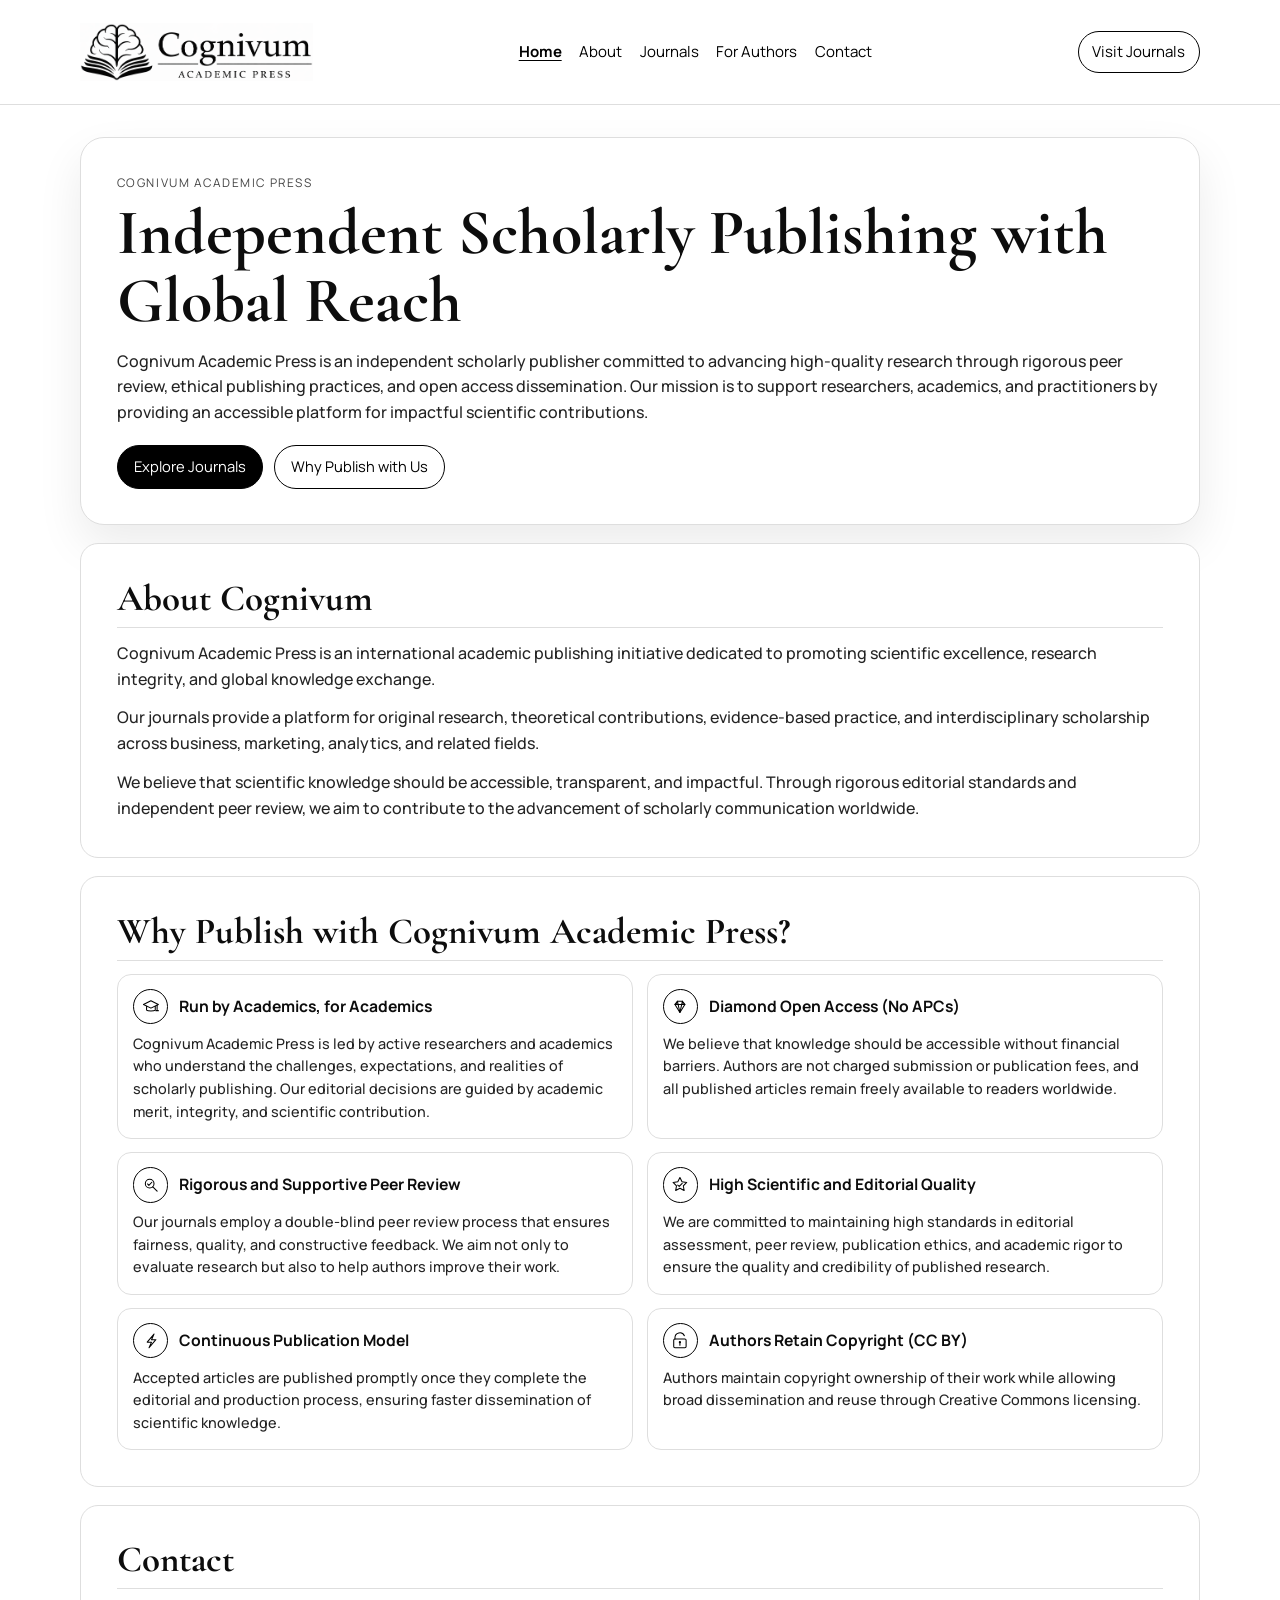
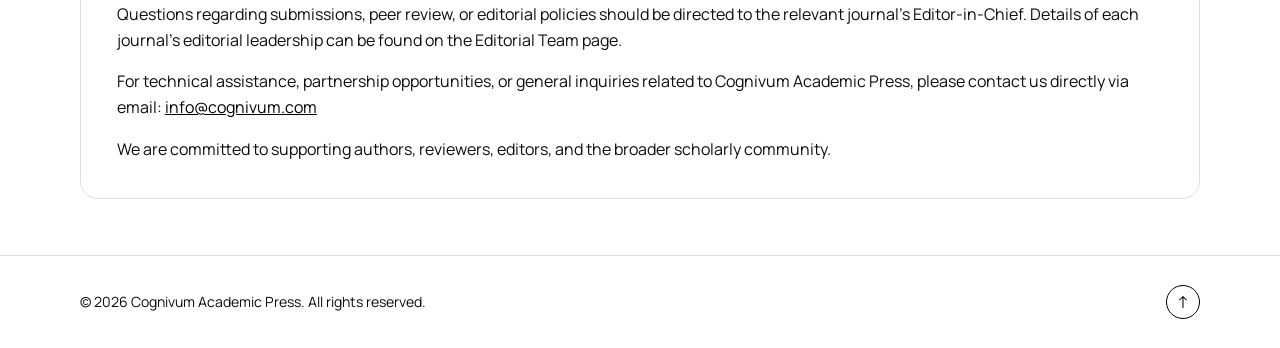
<file: index.html>
<!doctype html>
<html lang="en">
  <head>
    <meta charset="UTF-8" />
    <meta name="viewport" content="width=device-width, initial-scale=1.0" />
    <title>Cognivum Academic Press</title>
    <meta
      name="description"
      content="Cognivum Academic Press is an independent academic publisher focused on rigorous peer review, diamond open access, and global research visibility."
    />
    <link rel="icon" type="image/png" sizes="512x512" href="/favicon-cognivum-square.png" />
    <link rel="shortcut icon" href="/favicon-cognivum-square.png" />
    <link rel="apple-touch-icon" href="/favicon-cognivum-square.png" />

    <link rel="preconnect" href="https://fonts.googleapis.com" />
    <link rel="preconnect" href="https://fonts.gstatic.com" crossorigin />
    <link
      href="https://fonts.googleapis.com/css2?family=Cormorant+Garamond:wght@500;600;700&family=Manrope:wght@400;500;700&display=swap"
      rel="stylesheet"
    />

    <link rel="stylesheet" href="./assets/global-header.css" />
    <link rel="stylesheet" href="./assets/global-footer.css" />
    <link rel="stylesheet" href="./styles.css" />
  </head>
  <body id="top">
    <cognivum-global-header active="home" logo-src="./assets/cognivum-logo-small.png"></cognivum-global-header>

    <main id="home">
      <section class="hero wrap">
        <p class="eyebrow">Cognivum Academic Press</p>
        <h1>Independent Scholarly Publishing with Global Reach</h1>
        <p class="lead">
          Cognivum Academic Press is an independent scholarly publisher committed to advancing
          high-quality research through rigorous peer review, ethical publishing practices, and
          open access dissemination. Our mission is to support researchers, academics, and
          practitioners by providing an accessible platform for impactful scientific contributions.
        </p>
        <div class="hero-actions">
          <a class="button button-solid" href="/journals">Explore Journals</a>
          <a class="button button-ghost" href="#for-authors">Why Publish with Us</a>
        </div>
      </section>

      <section class="block wrap" id="about">
        <div class="block-head">
          <h2>About Cognivum</h2>
        </div>
        <div class="about-copy">
          <p>
            Cognivum Academic Press is an international academic publishing initiative dedicated
            to promoting scientific excellence, research integrity, and global knowledge exchange.
          </p>
          <p>
            Our journals provide a platform for original research, theoretical contributions,
            evidence-based practice, and interdisciplinary scholarship across business, marketing,
            analytics, and related fields.
          </p>
          <p>
            We believe that scientific knowledge should be accessible, transparent, and impactful.
            Through rigorous editorial standards and independent peer review, we aim to contribute
            to the advancement of scholarly communication worldwide.
          </p>
        </div>
      </section>

      <section class="block wrap" id="for-authors">
        <div class="block-head">
          <h2>Why Publish with Cognivum Academic Press?</h2>
        </div>

        <ul class="value-grid">
          <li class="value-card">
            <div class="value-card-head">
              <span class="value-icon" aria-hidden="true">
                <svg viewBox="0 0 32 32" focusable="false">
                  <path d="M4 12l12-6 12 6-12 6-12-6z" />
                  <path d="M9 15v6c2 2 12 2 14 0v-6" />
                  <path d="M26 13v7" />
                  <path d="M24 22h4" />
                </svg>
              </span>
              <h3>Run by Academics, for Academics</h3>
            </div>
            <p>
              Cognivum Academic Press is led by active researchers and academics who understand
              the challenges, expectations, and realities of scholarly publishing. Our editorial
              decisions are guided by academic merit, integrity, and scientific contribution.
            </p>
          </li>

          <li class="value-card">
            <div class="value-card-head">
              <span class="value-icon" aria-hidden="true">
                <svg viewBox="0 0 32 32" focusable="false">
                  <path d="M8 12l4-5h8l4 5-8 13-8-13z" />
                  <path d="M8 12h16" />
                  <path d="M12 7l4 18 4-18" />
                  <path d="M12 7l-1.5 5" />
                  <path d="M20 7l1.5 5" />
                </svg>
              </span>
              <h3>Diamond Open Access (No APCs)</h3>
            </div>
            <p>
              We believe that knowledge should be accessible without financial barriers. Authors
              are not charged submission or publication fees, and all published articles remain
              freely available to readers worldwide.
            </p>
          </li>

          <li class="value-card">
            <div class="value-card-head">
              <span class="value-icon" aria-hidden="true">
                <svg viewBox="0 0 32 32" focusable="false">
                  <circle cx="14" cy="14" r="7" />
                  <path d="M19 19l7 7" />
                  <path d="M10.5 14.5l2.2 2.2 4.8-5" />
                </svg>
              </span>
              <h3>Rigorous and Supportive Peer Review</h3>
            </div>
            <p>
              Our journals employ a double-blind peer review process that ensures fairness,
              quality, and constructive feedback. We aim not only to evaluate research but also
              to help authors improve their work.
            </p>
          </li>

          <li class="value-card">
            <div class="value-card-head">
              <span class="value-icon" aria-hidden="true">
                <svg viewBox="0 0 32 32" focusable="false">
                  <path d="M16 4l3.4 6.9 7.6 1.1-5.5 5.4 1.3 7.6-6.8-3.6-6.8 3.6 1.3-7.6-5.5-5.4 7.6-1.1L16 4z" />
                  <path d="M12.5 16.2l2.4 2.3 4.8-5.1" />
                </svg>
              </span>
              <h3>High Scientific and Editorial Quality</h3>
            </div>
            <p>
              We are committed to maintaining high standards in editorial assessment, peer review,
              publication ethics, and academic rigor to ensure the quality and credibility of
              published research.
            </p>
          </li>

          <li class="value-card">
            <div class="value-card-head">
              <span class="value-icon" aria-hidden="true">
                <svg viewBox="0 0 32 32" focusable="false">
                  <path d="M21 5l-11 13h7l-4 9 11-13h-7l4-9z" />
                </svg>
              </span>
              <h3>Continuous Publication Model</h3>
            </div>
            <p>
              Accepted articles are published promptly once they complete the editorial and
              production process, ensuring faster dissemination of scientific knowledge.
            </p>
          </li>

          <li class="value-card">
            <div class="value-card-head">
              <span class="value-icon" aria-hidden="true">
                <svg viewBox="0 0 32 32" focusable="false">
                  <path d="M8 13v-2a8 8 0 0 1 15.2-3.5" />
                  <rect x="6" y="13" width="20" height="14" rx="2" />
                  <path d="M16 18v5" />
                  <circle cx="16" cy="18" r="1" />
                </svg>
              </span>
              <h3>Authors Retain Copyright (CC BY)</h3>
            </div>
            <p>
              Authors maintain copyright ownership of their work while allowing broad dissemination
              and reuse through Creative Commons licensing.
            </p>
          </li>
        </ul>
      </section>

      <section class="block wrap" id="contact">
        <div class="block-head">
          <h2>Contact</h2>
        </div>
        <p>
          Questions regarding submissions, peer review, or editorial policies should be directed to
          the relevant journal's Editor-in-Chief. Details of each journal's editorial leadership can
          be found on the Editorial Team page.
        </p>
        <p>
          For technical assistance, partnership opportunities, or general inquiries related to
          Cognivum Academic Press, please contact us directly via email:
          <a href="mailto:info@cognivum.com">info@cognivum.com</a>
        </p>
        <p>
          We are committed to supporting authors, reviewers, editors, and the broader scholarly
          community.
        </p>
      </section>
    </main>

    <cognivum-global-footer></cognivum-global-footer>

    <script>
      if (location.protocol.startsWith("http") && location.pathname.endsWith("/index.html")) {
        const cleaned = location.pathname.replace(/\/index\.html$/, "/");
        history.replaceState({}, "", cleaned + location.search + location.hash);
      }
    </script>
    <script src="./assets/global-header.js"></script>
    <script src="./assets/global-footer.js"></script>
  </body>
</html>
</file>
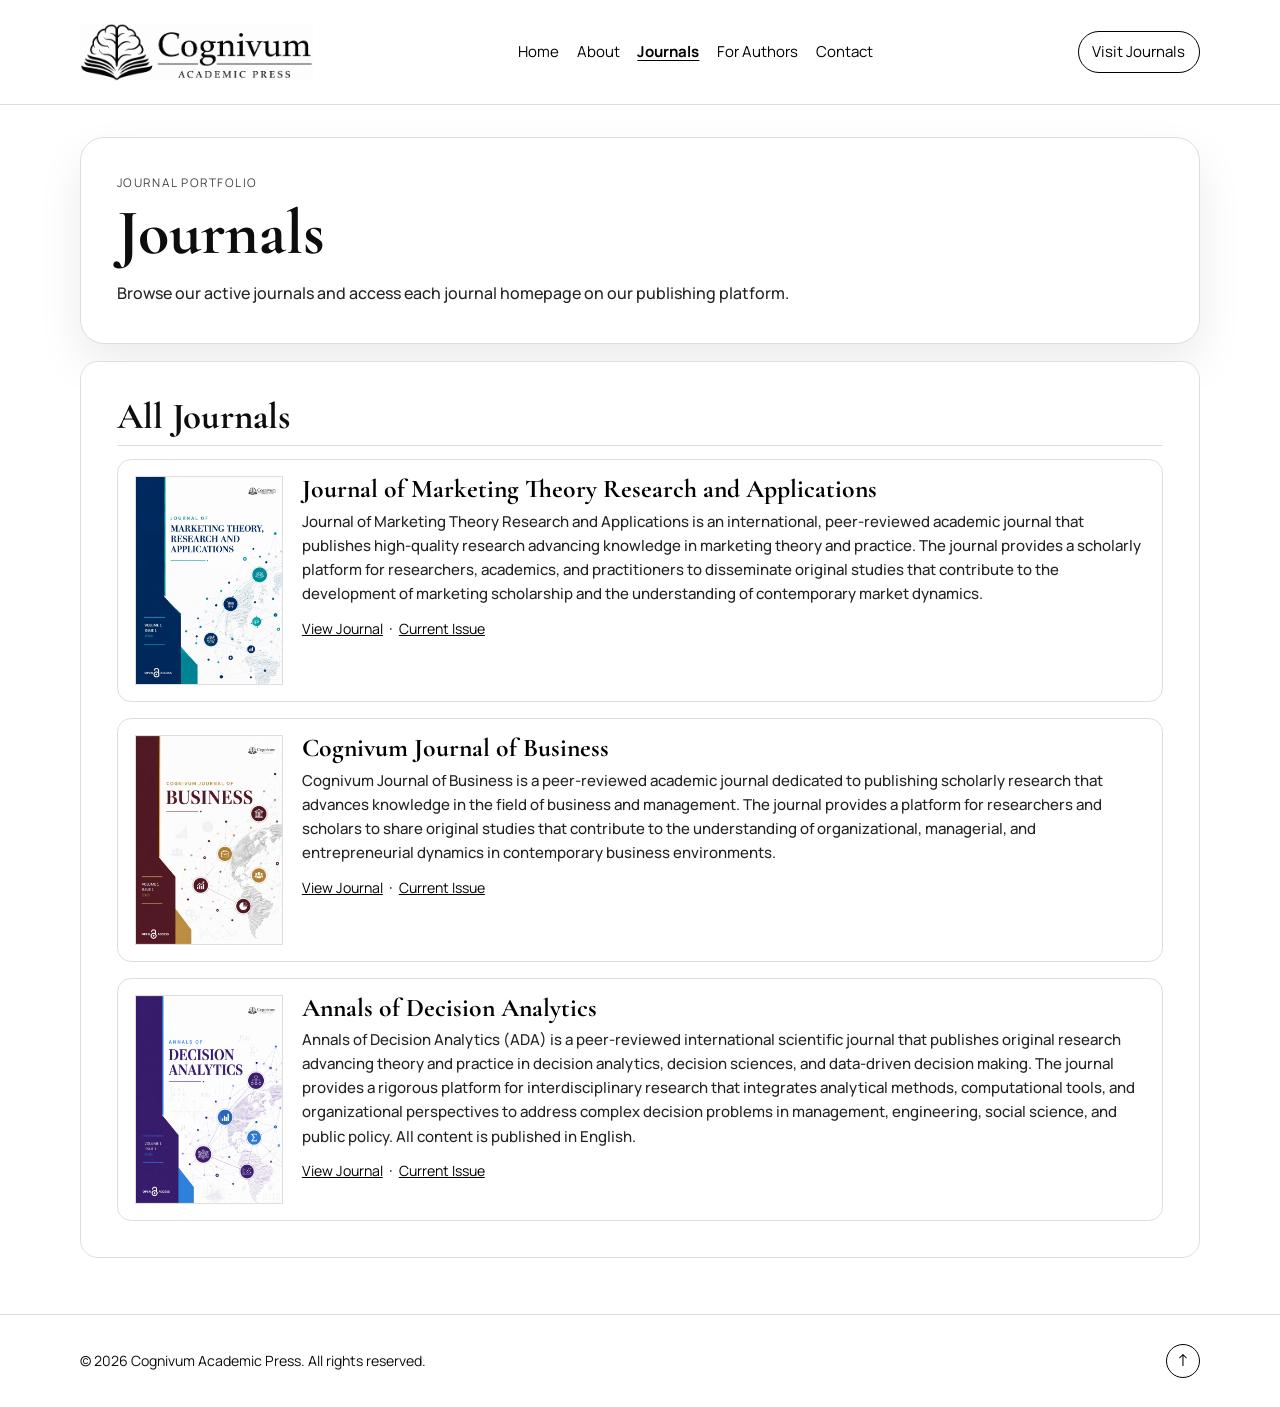
<file: journals/index.html>
<!doctype html>
<html lang="en">
  <head>
    <meta charset="UTF-8" />
    <meta name="viewport" content="width=device-width, initial-scale=1.0" />
    <title>Journals | Cognivum Academic Press</title>
    <meta
      name="description"
      content="Explore the journals published by Cognivum Academic Press."
    />
    <link rel="icon" type="image/png" sizes="512x512" href="/favicon-cognivum-square.png" />
    <link rel="shortcut icon" href="/favicon-cognivum-square.png" />
    <link rel="apple-touch-icon" href="/favicon-cognivum-square.png" />

    <link rel="preconnect" href="https://fonts.googleapis.com" />
    <link rel="preconnect" href="https://fonts.gstatic.com" crossorigin />
    <link
      href="https://fonts.googleapis.com/css2?family=Cormorant+Garamond:wght@500;600;700&family=Manrope:wght@400;500;700&display=swap"
      rel="stylesheet"
    />

    <link rel="stylesheet" href="../assets/global-header.css" />
    <link rel="stylesheet" href="../assets/global-footer.css" />
    <link rel="stylesheet" href="../styles.css" />
  </head>
  <body id="top">
    <cognivum-global-header active="journals" logo-src="../assets/cognivum-logo-small.png"></cognivum-global-header>

    <main>
      <section class="hero wrap">
        <p class="eyebrow">Journal Portfolio</p>
        <h1>Journals</h1>
        <p class="lead">
          Browse our active journals and access each journal homepage on our publishing platform.
        </p>
      </section>

      <section class="block wrap" id="journals-list">
        <div class="block-head">
          <h2>All Journals</h2>
        </div>

        <ul class="journal-list">
          <li class="journal-card">
            <a class="journal-cover" href="https://journals.cognivum.com/journal-of-marketing-theory-research-and-applications" aria-label="View Journal of Marketing Theory Research and Applications">
              <img
                src="../assets/journal-covers/journal-of-marketing-theory-research-and-applications.jpeg"
                alt="Cover of Journal of Marketing Theory Research and Applications"
              />
            </a>
            <div class="journal-card-content">
              <h3>
                <a href="https://journals.cognivum.com/journal-of-marketing-theory-research-and-applications">Journal of Marketing Theory Research and Applications</a>
              </h3>
              <p>
                Journal of Marketing Theory Research and Applications is an international,
                peer-reviewed academic journal that publishes high-quality research advancing
                knowledge in marketing theory and practice. The journal provides a scholarly
                platform for researchers, academics, and practitioners to disseminate original
                studies that contribute to the development of marketing scholarship and the
                understanding of contemporary market dynamics.
              </p>
              <a href="https://journals.cognivum.com/journal-of-marketing-theory-research-and-applications">View Journal</a>
              &nbsp;·&nbsp;
              <a href="https://journals.cognivum.com/journal-of-marketing-theory-research-and-applications/issue/current">Current Issue</a>
            </div>
          </li>

          <li class="journal-card">
            <a class="journal-cover" href="https://journals.cognivum.com/cognivum-journal-of-business" aria-label="View Cognivum Journal of Business">
              <img
                src="../assets/journal-covers/cognivum-journal-of-business.jpeg"
                alt="Cover of Cognivum Journal of Business"
              />
            </a>
            <div class="journal-card-content">
              <h3>
                <a href="https://journals.cognivum.com/cognivum-journal-of-business">Cognivum Journal of Business</a>
              </h3>
              <p>
                Cognivum Journal of Business is a peer-reviewed academic journal dedicated to
                publishing scholarly research that advances knowledge in the field of business
                and management. The journal provides a platform for researchers and scholars to
                share original studies that contribute to the understanding of organizational,
                managerial, and entrepreneurial dynamics in contemporary business environments.
              </p>
              <a href="https://journals.cognivum.com/cognivum-journal-of-business">View Journal</a>
              &nbsp;·&nbsp;
              <a href="https://journals.cognivum.com/cognivum-journal-of-business/issue/current">Current Issue</a>
            </div>
          </li>

          <li class="journal-card">
            <a class="journal-cover" href="https://journals.cognivum.com/annals-of-decision-analytics" aria-label="View Annals of Decision Analytics">
              <img
                src="../assets/journal-covers/annals-of-decision-analytics.jpeg"
                alt="Cover of Annals of Decision Analytics"
              />
            </a>
            <div class="journal-card-content">
              <h3>
                <a href="https://journals.cognivum.com/annals-of-decision-analytics">Annals of Decision Analytics</a>
              </h3>
              <p>
                Annals of Decision Analytics (ADA) is a peer-reviewed international scientific
                journal that publishes original research advancing theory and practice in decision
                analytics, decision sciences, and data-driven decision making. The journal provides
                a rigorous platform for interdisciplinary research that integrates analytical methods,
                computational tools, and organizational perspectives to address complex decision
                problems in management, engineering, social science, and public policy. All content
                is published in English.
              </p>
              <a href="https://journals.cognivum.com/annals-of-decision-analytics">View Journal</a>
              &nbsp;·&nbsp;
              <a href="https://journals.cognivum.com/annals-of-decision-analytics/issue/current">Current Issue</a>
            </div>
          </li>
        </ul>
      </section>
    </main>

    <cognivum-global-footer></cognivum-global-footer>

    <script>
      if (location.protocol.startsWith("http") && location.pathname.endsWith("/index.html")) {
        const cleaned = location.pathname.replace(/\/index\.html$/, "/");
        history.replaceState({}, "", cleaned + location.search + location.hash);
      }
    </script>
    <script src="../assets/global-header.js"></script>
    <script src="../assets/global-footer.js"></script>
  </body>
</html>
</file>
<file: assets/global-header.css>
:root {
  --cgv-header-height: 104px;
}

.cgv-header {
  position: sticky;
  top: 0;
  z-index: 100;
  border-bottom: 1px solid #dedede;
  background: rgba(255, 255, 255, 0.9);
  backdrop-filter: blur(8px);
}

.cgv-header__inner {
  width: min(1120px, 92vw);
  margin: 0 auto;
  min-height: 104px;
  display: grid;
  grid-template-columns: auto 1fr auto;
  align-items: center;
  gap: 0.75rem;
}

.cgv-brand img {
  display: block;
  height: 58px;
  width: auto;
}

.cgv-menu-toggle {
  display: none;
  align-items: center;
  justify-content: center;
  width: 2.4rem;
  height: 2.4rem;
  border: 1px solid #000;
  border-radius: 999px;
  background: #fff;
  color: #000;
  padding: 0;
  cursor: pointer;
}

.cgv-menu-toggle__bars,
.cgv-menu-toggle__bars::before,
.cgv-menu-toggle__bars::after {
  content: "";
  display: block;
  width: 1.05rem;
  height: 2px;
  border-radius: 999px;
  background: #000;
  transition: transform 0.18s ease, opacity 0.18s ease;
}

.cgv-menu-toggle__bars {
  position: relative;
}

.cgv-menu-toggle__bars::before {
  position: absolute;
  top: -0.34rem;
  left: 0;
}

.cgv-menu-toggle__bars::after {
  position: absolute;
  top: 0.34rem;
  left: 0;
}

.cgv-header.is-menu-open .cgv-menu-toggle__bars {
  background: transparent;
}

.cgv-header.is-menu-open .cgv-menu-toggle__bars::before {
  transform: translateY(0.34rem) rotate(45deg);
}

.cgv-header.is-menu-open .cgv-menu-toggle__bars::after {
  transform: translateY(-0.34rem) rotate(-45deg);
}

.cgv-nav {
  display: flex;
  justify-content: center;
  gap: 1.1rem;
  flex-wrap: wrap;
  position: relative;
  overflow: visible;
}

.cgv-nav__link,
.cgv-cta {
  text-decoration: none;
  color: #000;
  font-size: 0.94rem;
}

.cgv-nav__link:hover,
.cgv-cta:hover {
  text-decoration: underline;
}

.cgv-cta {
  border: 1px solid #000;
  padding: 0.48rem 0.86rem;
  border-radius: 999px;
}

.cgv-nav__link.is-active {
  font-weight: 700;
  text-decoration: underline;
  text-underline-offset: 3px;
}

.cgv-dropdown {
  position: relative;
  display: inline-flex;
  align-items: center;
}

.cgv-dropdown__menu {
  position: absolute;
  left: 50%;
  top: 100%;
  transform: translateX(-50%) translateY(4px);
  min-width: 390px;
  max-width: min(92vw, 520px);
  background: #fff;
  border: 1px solid #dedede;
  border-radius: 12px;
  box-shadow: 0 16px 34px rgba(0, 0, 0, 0.12);
  padding: 0.46rem;
  display: flex;
  flex-direction: column;
  gap: 0.1rem;
  opacity: 0;
  visibility: hidden;
  pointer-events: none;
  transition: opacity 0.16s ease, transform 0.16s ease, visibility 0.16s ease;
  z-index: 120;
}

.cgv-dropdown__item {
  display: block;
  font-size: 0.86rem;
  line-height: 1.35;
  padding: 0.48rem 0.58rem;
  border-radius: 8px;
  text-decoration: none;
  color: #000;
}

.cgv-dropdown__item:hover {
  background: #f4f4f4;
  text-decoration: none;
}

.cgv-dropdown:hover .cgv-dropdown__menu,
.cgv-dropdown:focus-within .cgv-dropdown__menu {
  opacity: 1;
  visibility: visible;
  pointer-events: auto;
  transform: translateX(-50%) translateY(0);
}

@media (max-width: 920px) {
  :root {
    --cgv-header-height: 84px;
  }

  .cgv-header__inner {
    grid-template-columns: 1fr;
    min-height: 84px;
    padding: 0.4rem 0;
    justify-items: center;
    gap: 0.55rem;
  }

  .cgv-brand img {
    height: 48px;
  }

  .cgv-dropdown__menu {
    min-width: 300px;
    max-width: min(92vw, 360px);
  }
}

@media (max-width: 1040px) {
  :root {
    --cgv-header-height: 84px;
  }

  .cgv-header__inner {
    grid-template-columns: minmax(0, 1fr);
    grid-template-areas:
      "brand"
      "nav"
      "cta";
    align-content: start;
    min-height: 84px;
    padding: 0.45rem 0;
    gap: 0.55rem;
    align-items: center;
    justify-items: stretch;
  }

  .cgv-brand {
    grid-area: brand;
    min-width: 0;
    align-self: center;
    display: inline-flex;
    align-items: center;
    justify-self: center;
  }

  .cgv-brand img {
    height: 48px;
    max-width: 100%;
  }

  .cgv-menu-toggle {
    display: inline-flex;
    grid-area: brand;
    justify-self: end;
    align-self: center;
    z-index: 2;
  }

  .cgv-nav,
  .cgv-cta {
    display: none;
  }

  .cgv-header.is-menu-open .cgv-nav {
    display: flex;
    grid-area: nav;
    width: 100%;
    flex-direction: column;
    align-items: flex-start;
    gap: 0.35rem;
    padding: 0.25rem 0 0.05rem;
    border-top: 1px solid #dedede;
  }

  .cgv-header.is-menu-open .cgv-nav__link {
    display: inline-flex;
    align-items: center;
    min-height: 2rem;
    font-size: 0.95rem;
    line-height: 1.35;
    white-space: normal;
    word-break: normal;
    overflow-wrap: normal;
    text-wrap: balance;
  }

  .cgv-header.is-menu-open .cgv-dropdown {
    width: 100%;
    display: block;
  }

  .cgv-header.is-menu-open .cgv-dropdown__menu {
    position: static;
    transform: none;
    min-width: 0;
    max-width: none;
    width: 100%;
    margin-top: 0.28rem;
    border-radius: 10px;
    box-shadow: none;
    opacity: 1;
    visibility: visible;
    pointer-events: auto;
  }

  .cgv-header.is-menu-open .cgv-dropdown__item {
    white-space: normal;
    word-break: normal;
    overflow-wrap: normal;
    text-wrap: balance;
    line-height: 1.35;
  }

  .cgv-header.is-menu-open .cgv-cta {
    display: inline-flex;
    grid-area: cta;
    justify-self: start;
    margin-top: 0.25rem;
    margin-bottom: 0.1rem;
    font-size: 0.9rem;
    padding: 0.45rem 0.84rem;
    line-height: 1.35;
    white-space: normal;
    word-break: normal;
    overflow-wrap: normal;
    text-wrap: balance;
  }
}
</file>
<file: assets/global-footer.css>
.cgv-footer {
  border-top: 1px solid #dedede;
  background: #fff;
}

.cgv-footer__inner {
  width: min(1120px, 92vw);
  margin: 0 auto;
  min-height: 92px;
  display: flex;
  justify-content: space-between;
  align-items: center;
  gap: 0.8rem;
  padding: 0.7rem 0;
}

.cgv-footer__inner p {
  margin: 0;
  font-size: 0.88rem;
  text-align: left;
}

.cgv-footer__rights {
  display: inline;
}

.cgv-back-to-top {
  display: inline-flex;
  align-items: center;
  justify-content: center;
  width: 2.15rem;
  height: 2.15rem;
  border: 1px solid #000;
  border-radius: 999px;
  color: #000;
  text-decoration: none;
  font-size: 1.05rem;
  line-height: 1;
}

.cgv-back-to-top:hover {
  background: #000;
  color: #fff;
}

@media (max-width: 920px) {
  .cgv-footer__inner {
    min-height: 78px;
    gap: 0.6rem;
    padding: 0.55rem 0;
  }

  .cgv-footer__inner p {
    font-size: 0.82rem;
    line-height: 1.35;
  }

  .cgv-footer__rights {
    display: block;
  }

  .cgv-back-to-top {
    width: 1.95rem;
    height: 1.95rem;
    font-size: 0.95rem;
  }
}
</file>
<file: styles.css>
:root {
  --bg: #ffffff;
  --ink: #0d0d0d;
  --muted: #242424;
  --line: #dedede;
  --panel: #ffffff;
  --copy-width: 65.5rem;
}

* {
  box-sizing: border-box;
}

html,
body {
  margin: 0;
  padding: 0;
}

body {
  font-family: "Manrope", sans-serif;
  color: var(--ink);
  background: var(--bg);
  line-height: 1.6;
}

body::before,
body::after {
  content: none;
  display: none;
}

.wrap {
  width: min(1120px, 92vw);
  margin: 0 auto;
}

.site-header {
  position: sticky;
  top: 0;
  z-index: 100;
  border-bottom: 1px solid var(--line);
  background: rgba(255, 255, 255, 0.9);
  backdrop-filter: blur(8px);
}

.header-inner {
  min-height: 104px;
  display: grid;
  grid-template-columns: auto 1fr auto;
  align-items: center;
  gap: 0.75rem;
}

.brand img {
  display: block;
  height: 58px;
  width: auto;
}

.main-nav {
  display: flex;
  justify-content: center;
  gap: 1.1rem;
  flex-wrap: wrap;
  position: relative;
  overflow: visible;
}

.main-nav a,
.cta {
  text-decoration: none;
  color: #000;
  font-size: 0.94rem;
}

.main-nav a:hover,
.cta:hover {
  text-decoration: underline;
}

.nav-dropdown {
  position: relative;
  display: inline-flex;
  align-items: center;
}

.dropdown-menu {
  position: absolute;
  left: 50%;
  top: 100%;
  transform: translateX(-50%) translateY(4px);
  min-width: 390px;
  max-width: min(92vw, 520px);
  background: #fff;
  border: 1px solid var(--line);
  border-radius: 12px;
  box-shadow: 0 16px 34px rgba(0, 0, 0, 0.12);
  padding: 0.46rem;
  display: flex;
  flex-direction: column;
  gap: 0.1rem;
  opacity: 0;
  visibility: hidden;
  pointer-events: none;
  transition: opacity 0.16s ease, transform 0.16s ease, visibility 0.16s ease;
  z-index: 120;
}

.dropdown-menu a {
  display: block;
  font-size: 0.86rem;
  line-height: 1.35;
  padding: 0.48rem 0.58rem;
  border-radius: 8px;
  text-decoration: none;
}

.dropdown-menu a:hover {
  background: #f4f4f4;
  text-decoration: none;
}

.nav-dropdown:hover .dropdown-menu,
.nav-dropdown:focus-within .dropdown-menu {
  opacity: 1;
  visibility: visible;
  pointer-events: auto;
  transform: translateX(-50%) translateY(0);
}

.cta {
  border: 1px solid #000;
  padding: 0.48rem 0.86rem;
  border-radius: 999px;
  text-decoration: none;
}

main {
  padding-bottom: 3.5rem;
}

#about,
#for-authors,
#contact,
#journals-list {
  scroll-margin-top: 84px;
}

.hero {
  margin-top: 2rem;
  border: 1px solid var(--line);
  border-radius: 24px;
  padding: clamp(1.2rem, 2.8vw, 2.7rem);
  background: var(--panel);
  box-shadow: 0 20px 46px rgba(0, 0, 0, 0.08);
}

.eyebrow {
  margin: 0;
  text-transform: uppercase;
  letter-spacing: 0.13em;
  font-size: 0.74rem;
  color: #434343;
}

h1,
h2,
h3 {
  font-family: "Cormorant Garamond", serif;
  line-height: 1.05;
  margin: 0;
}

h1 {
  font-size: clamp(2rem, 5vw, 4.2rem);
  margin-top: 0.42rem;
  max-width: var(--copy-width);
}

h2 {
  font-size: clamp(1.4rem, 2.9vw, 2.3rem);
}

h3 {
  font-size: clamp(1.2rem, 2vw, 1.7rem);
}

.lead {
  margin: 0.92rem 0 0;
  max-width: var(--copy-width);
  color: var(--muted);
}

.hero-actions {
  display: flex;
  gap: 0.72rem;
  flex-wrap: wrap;
  margin-top: 1.2rem;
}

.button {
  display: inline-block;
  text-decoration: none;
  border-radius: 999px;
  padding: 0.58rem 1rem;
  font-size: 0.92rem;
  border: 1px solid #000;
}

.button-solid {
  background: #000;
  color: #fff;
}

.button-ghost {
  background: transparent;
  color: #000;
}

.block {
  margin-top: 1.1rem;
  border: 1px solid var(--line);
  border-radius: 18px;
  padding: clamp(1.2rem, 2.8vw, 2.7rem);
  background: rgba(255, 255, 255, 0.96);
}

.block-head {
  display: flex;
  align-items: baseline;
  justify-content: space-between;
  gap: 1rem;
  margin-bottom: 0.82rem;
  padding-bottom: 0.5rem;
  border-bottom: 1px solid var(--line);
}

.block-head a {
  color: #000;
  text-decoration: none;
  font-size: 0.88rem;
}

.block-head a:hover {
  text-decoration: underline;
}

.about-grid {
  display: grid;
  grid-template-columns: 1fr 1fr;
  gap: 1rem;
}

.about-copy {
  max-width: var(--copy-width);
}

.about-copy p {
  margin: 0;
  color: var(--muted);
  line-height: 1.62;
}

.about-copy p + p {
  margin-top: 0.8rem;
}

.journal-list,
.value-grid {
  list-style: none;
  margin: 0;
  padding: 0;
}

.journal-list {
  display: flex;
  flex-direction: column;
  gap: 1rem;
}

.journal-card {
  display: grid;
  grid-template-columns: 148px minmax(0, 1fr);
  align-items: start;
  gap: 1.2rem;
  border: 1px solid var(--line);
  border-radius: 14px;
  padding: 1rem 1.05rem;
  background: #fff;
  width: 100%;
}

.journal-cover {
  display: block;
  width: 100%;
  max-width: 148px;
  color: inherit;
  text-decoration: none;
}

.journal-cover img {
  display: block;
  width: 100%;
  aspect-ratio: 1131 / 1600;
  object-fit: cover;
  border: 1px solid var(--line);
  background: #fff;
}

.journal-card-content {
  min-width: 0;
}

.journal-card p {
  margin: 0.42rem 0 0.62rem;
  color: var(--muted);
  font-size: 0.94rem;
}

.journal-card a {
  color: #000;
  font-size: 0.88rem;
}

.journal-card h3 a {
  color: #000;
  text-decoration: none;
  font-size: inherit;
}

.journal-card h3 a:hover {
  text-decoration: underline;
}

.value-grid {
  display: grid;
  grid-template-columns: repeat(2, minmax(0, 1fr));
  gap: 0.82rem;
}

.value-card {
  border: 1px solid var(--line);
  border-radius: 14px;
  padding: 0.9rem 0.95rem;
  background: #fff;
}

.value-card-head {
  display: grid;
  grid-template-columns: auto minmax(0, 1fr);
  align-items: center;
  gap: 0.68rem;
  margin-bottom: 0.52rem;
}

.value-icon {
  display: inline-flex;
  align-items: center;
  justify-content: center;
  width: 2.2rem;
  height: 2.2rem;
  border: 1px solid #000;
  border-radius: 999px;
  color: #000;
  flex: 0 0 auto;
}

.value-icon svg {
  width: 1.24rem;
  height: 1.24rem;
  fill: none;
  stroke: currentColor;
  stroke-width: 1.7;
  stroke-linecap: round;
  stroke-linejoin: round;
}

.value-card h3 {
  font-family: "Manrope", sans-serif;
  font-size: 0.98rem;
  font-weight: 700;
  line-height: 1.25;
  margin: 0;
}

.value-card p {
  margin: 0;
  color: var(--muted);
  font-size: 0.9rem;
  line-height: 1.58;
}

#contact p {
  margin: 0;
}

#contact p + p {
  margin-top: 1rem;
}

#contact a {
  color: #000;
}

.site-footer {
  border-top: 1px solid var(--line);
  background: #fff;
}

.footer-inner {
  min-height: 92px;
  display: flex;
  flex-direction: row;
  justify-content: space-between;
  align-items: center;
  gap: 0.8rem;
  padding: 0.7rem 0;
}

.footer-inner p {
  order: 1;
  margin: 0;
  font-size: 0.88rem;
  text-align: left;
}

.back-to-top {
  order: 2;
  display: inline-flex;
  align-items: center;
  justify-content: center;
  width: 2.15rem;
  height: 2.15rem;
  border: 1px solid #000;
  border-radius: 999px;
  color: #000;
  text-decoration: none;
  font-size: 1.05rem;
  line-height: 1;
}

.back-to-top:hover {
  background: #000;
  color: #fff;
}

@media (max-width: 920px) {
  .header-inner {
    grid-template-columns: 1fr;
    min-height: 84px;
    padding: 0.4rem 0;
    justify-items: center;
    gap: 0.55rem;
  }

  .brand img {
    height: 48px;
  }

  .footer-inner {
    min-height: 78px;
    gap: 0.6rem;
    padding: 0.55rem 0;
  }

  .footer-inner p {
    font-size: 0.82rem;
  }

  .back-to-top {
    width: 1.95rem;
    height: 1.95rem;
    font-size: 0.95rem;
  }

  .about-grid,
  .value-grid {
    grid-template-columns: 1fr;
  }

  .journal-card {
    grid-template-columns: 108px minmax(0, 1fr);
    gap: 0.9rem;
  }

  .journal-cover {
    max-width: 108px;
  }

  .dropdown-menu {
    min-width: 300px;
    max-width: min(92vw, 360px);
  }
}

@media (max-width: 640px) {
  .journal-card {
    grid-template-columns: 1fr;
    gap: 0.75rem;
    padding: clamp(0.82rem, 4vw, 1rem);
  }

  .journal-cover {
    justify-self: center;
    width: clamp(118px, 42vw, 172px);
    max-width: 100%;
  }

  .journal-card h3 {
    font-size: clamp(1.22rem, 6.6vw, 1.55rem);
    line-height: 1.08;
  }

  .journal-card p {
    font-size: clamp(0.9rem, 4vw, 0.96rem);
    line-height: 1.58;
  }

  .journal-card a {
    font-size: clamp(0.86rem, 3.8vw, 0.92rem);
  }
}

.main-nav a.is-active {
  font-weight: 700;
  text-decoration: underline;
  text-underline-offset: 3px;
}

/* Readability pass: keep supporting copy crisp across the publisher site. */
.lead,
.about-copy p,
.journal-card p,
.value-card p {
  color: var(--muted);
  font-weight: 500;
}
</file>
